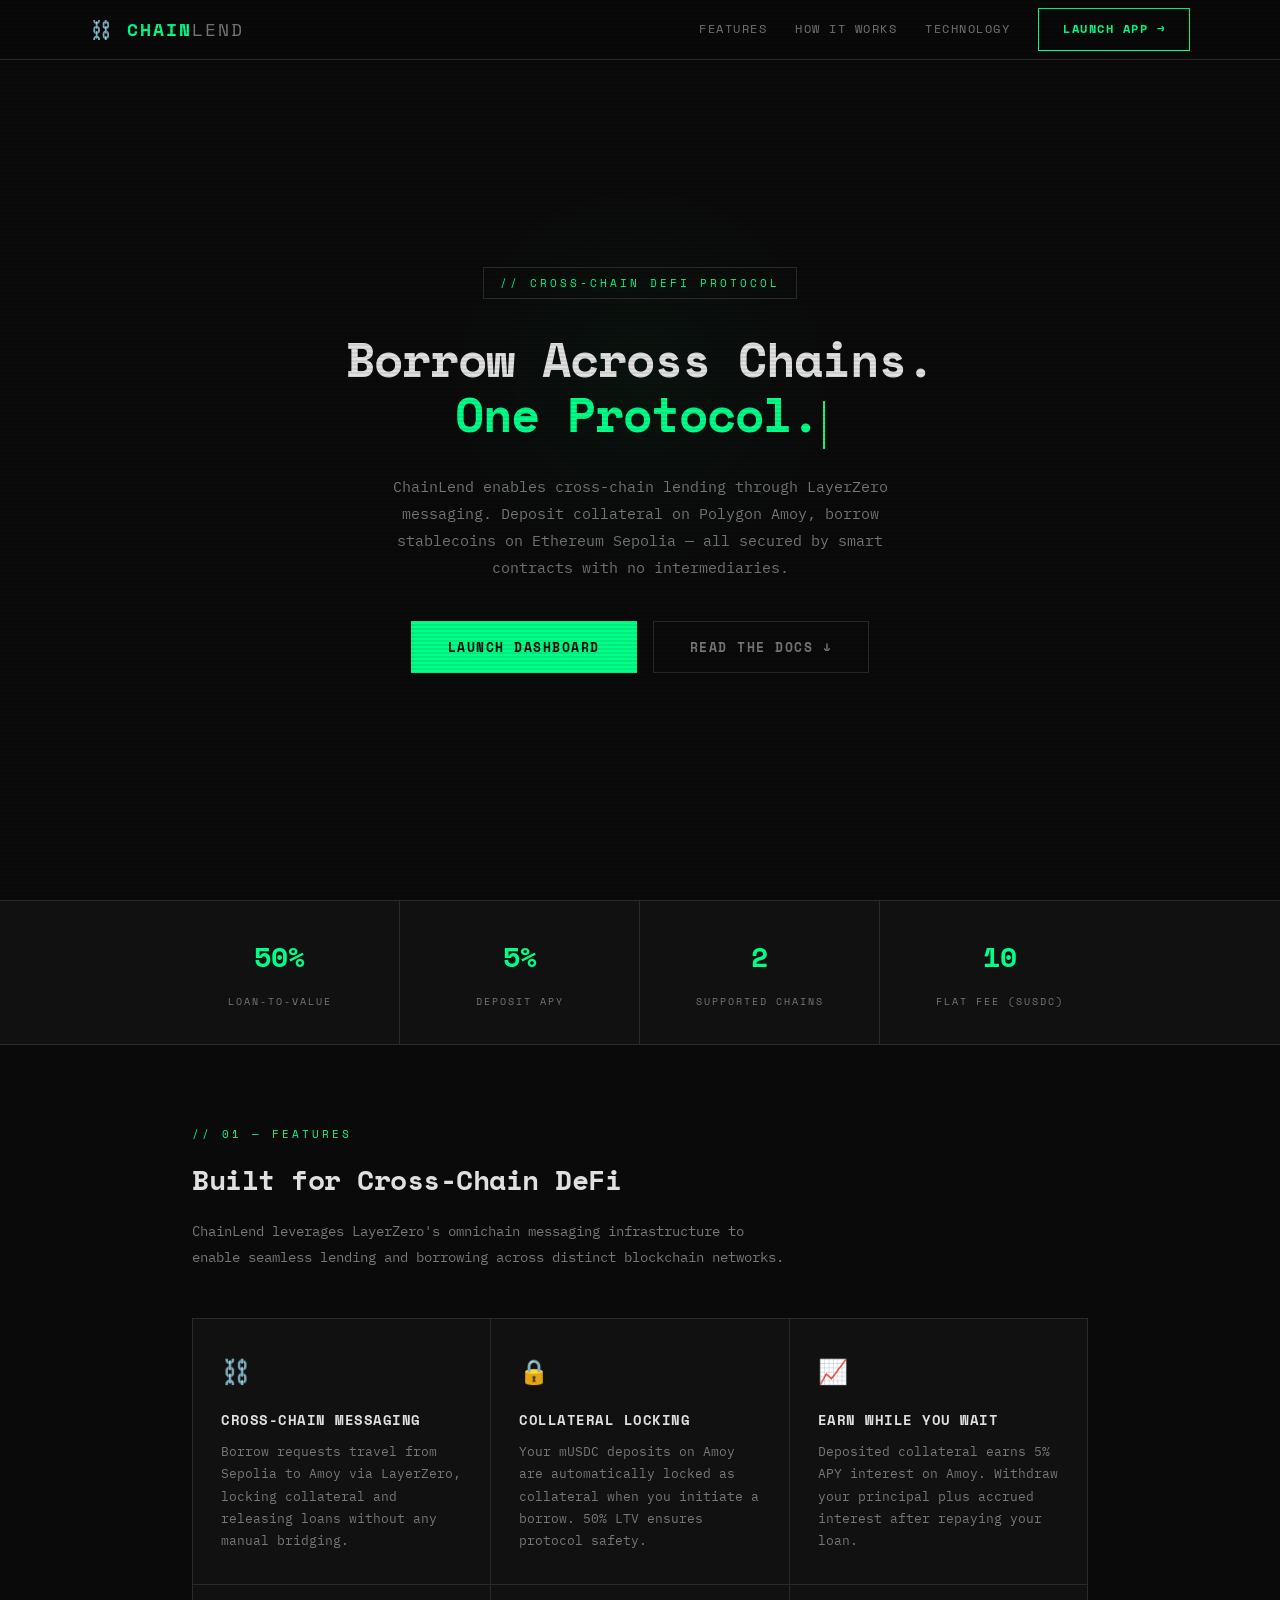
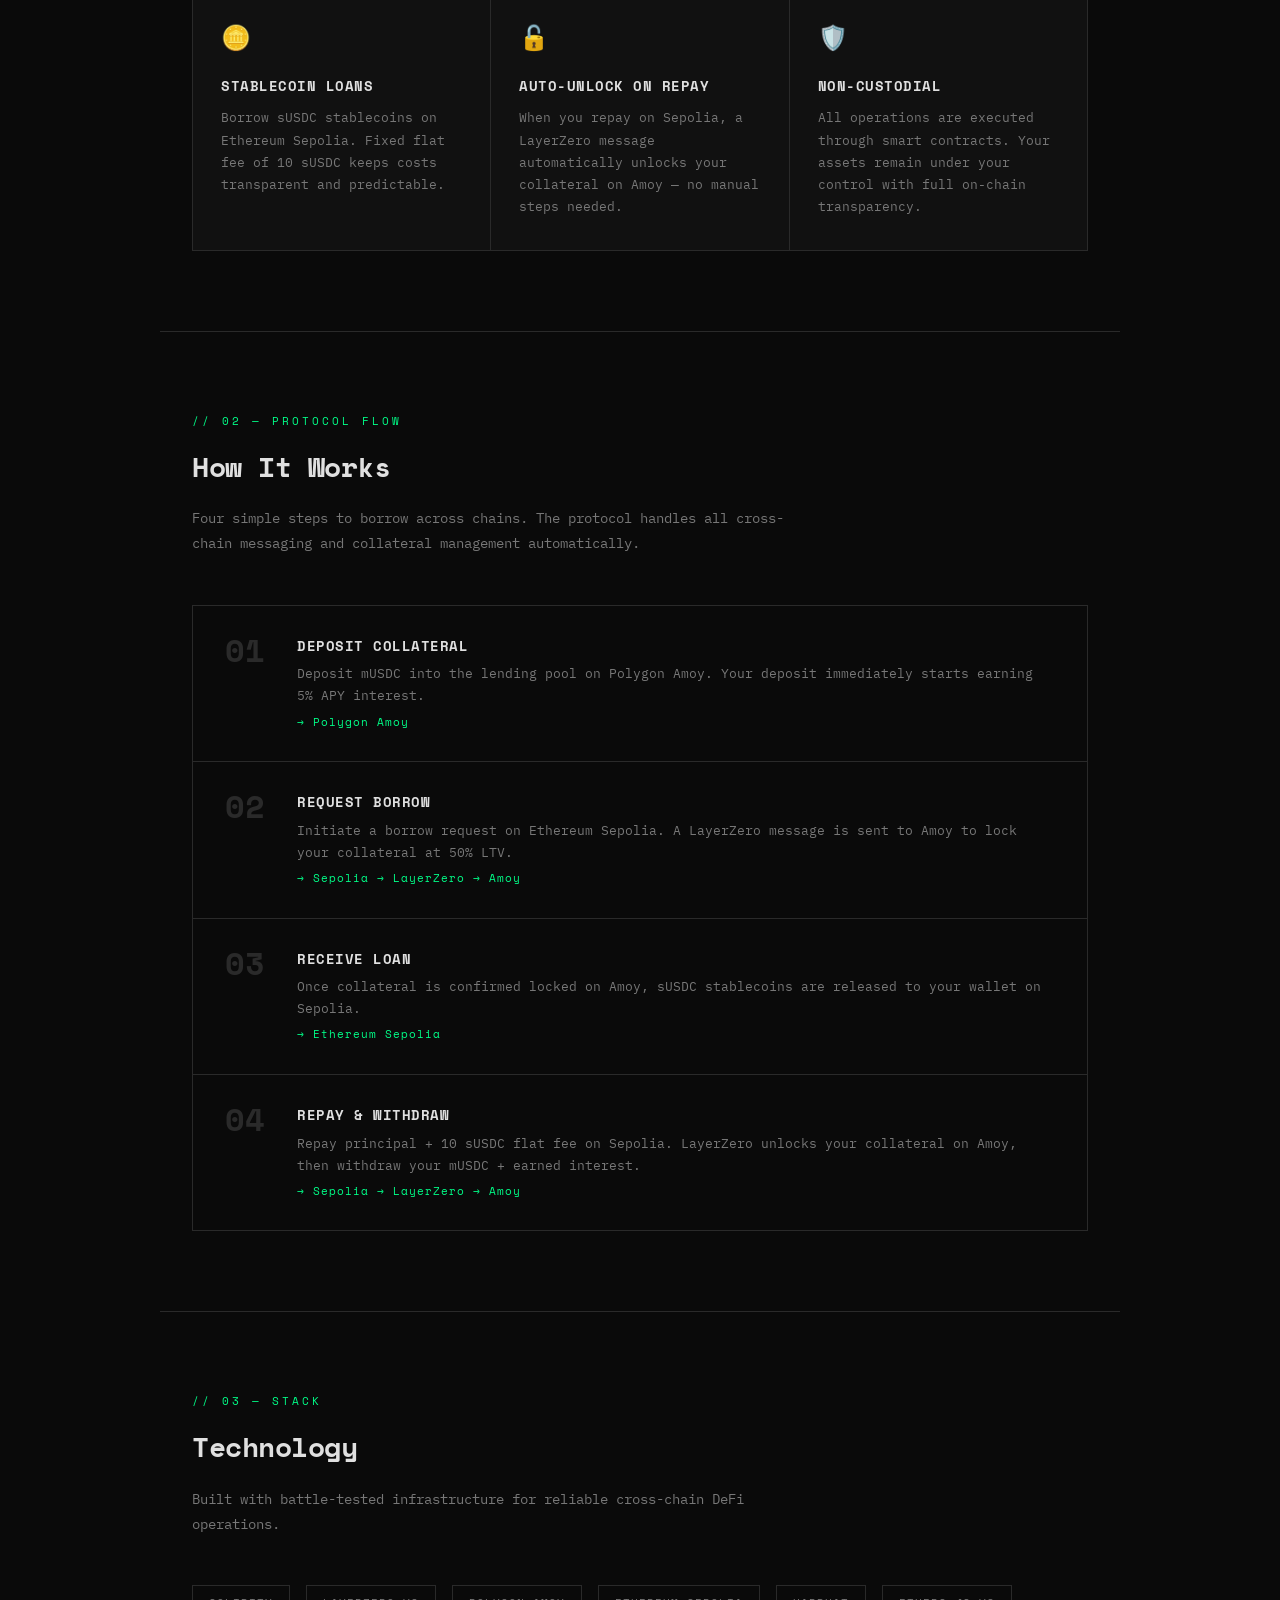
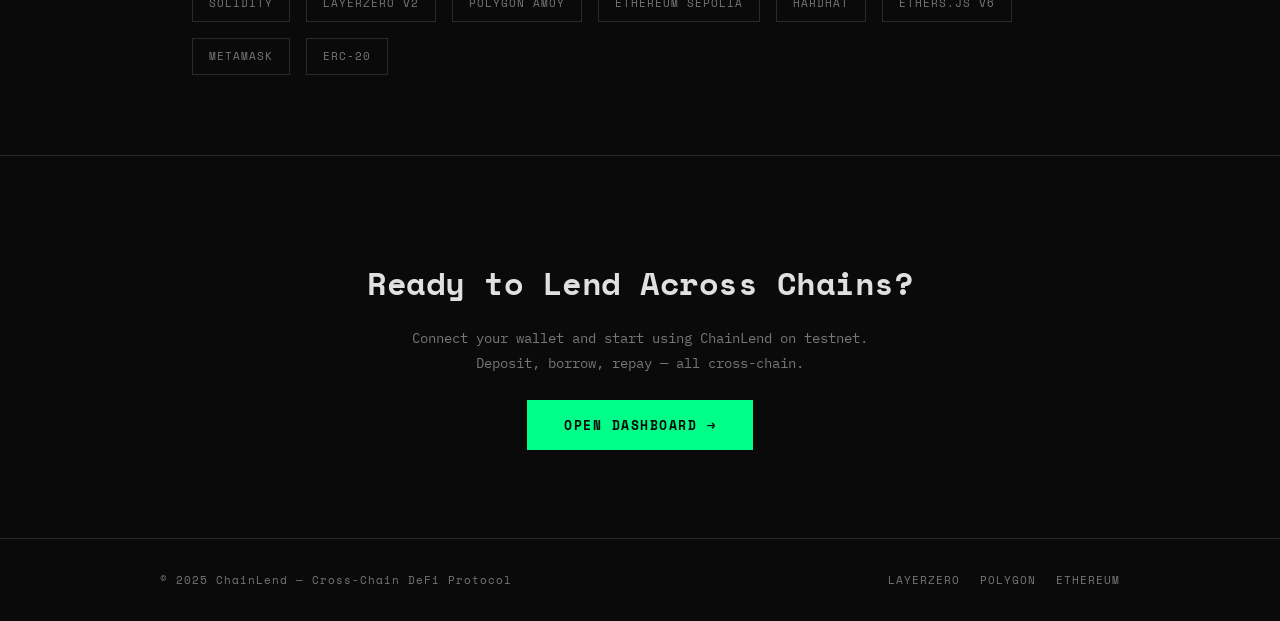
<file: Frontend/index.html>
<!DOCTYPE html>
<html lang="en">
<head>
  <meta charset="UTF-8" />
  <meta name="viewport" content="width=device-width, initial-scale=1.0" />
  <meta name="description" content="ChainLend — Cross-chain DeFi lending protocol powered by LayerZero. Deposit collateral on Polygon Amoy, borrow on Ethereum Sepolia." />
  <title>ChainLend — Cross-Chain DeFi Lending</title>
  <link rel="icon" type="image/svg+xml" href="./favicon.svg" />
  <link rel="stylesheet" href="style.css" />
</head>
<body>

  <!-- ─── Header ──────────────────────────────────────────────── -->
  <header class="h-header">
    <div class="h-header-inner">
      <a href="index.html" class="h-logo">⛓️ Chain<span>Lend</span></a>
      <nav class="h-nav">
        <a href="#features" class="h-nav-link">Features</a>
        <a href="#how-it-works" class="h-nav-link">How It Works</a>
        <a href="#tech" class="h-nav-link">Technology</a>
        <a href="dashboard.html" class="h-launch-btn" id="launch-app-btn">Launch App →</a>
      </nav>
    </div>
  </header>

  <!-- ─── Hero ────────────────────────────────────────────────── -->
  <section class="h-hero">
    <div class="h-glow"></div>
    <div class="h-hero-content h-fade-in">
      <div class="h-hero-tag">// Cross-Chain DeFi Protocol</div>
      <h1 class="h-hero-title">
        Borrow Across Chains.<br/>
        <span class="h-highlight">One Protocol.</span><span class="h-cursor"></span>
      </h1>
      <p class="h-hero-desc">
        ChainLend enables cross-chain lending through LayerZero messaging.
        Deposit collateral on Polygon Amoy, borrow stablecoins on Ethereum Sepolia —
        all secured by smart contracts with no intermediaries.
      </p>
      <div class="h-hero-actions">
        <a href="dashboard.html" class="h-btn-primary" id="hero-launch-btn">Launch Dashboard</a>
        <a href="#how-it-works" class="h-btn-secondary">Read the Docs ↓</a>
      </div>
    </div>
  </section>

  <!-- ─── Protocol Stats ─────────────────────────────────────── -->
  <div class="h-stats-bar h-fade-in">
    <div class="h-stats-inner">
      <div class="h-stat">
        <span class="h-stat-value">50%</span>
        <span class="h-stat-label">Loan-to-Value</span>
      </div>
      <div class="h-stat">
        <span class="h-stat-value">5%</span>
        <span class="h-stat-label">Deposit APY</span>
      </div>
      <div class="h-stat">
        <span class="h-stat-value">2</span>
        <span class="h-stat-label">Supported Chains</span>
      </div>
      <div class="h-stat">
        <span class="h-stat-value">10</span>
        <span class="h-stat-label">Flat Fee (sUSDC)</span>
      </div>
    </div>
  </div>

  <!-- ─── Features ────────────────────────────────────────────── -->
  <section class="h-section h-fade-in" id="features">
    <div class="h-section-label">// 01 — Features</div>
    <h2 class="h-section-title">Built for Cross-Chain DeFi</h2>
    <p class="h-section-desc">
      ChainLend leverages LayerZero's omnichain messaging infrastructure to
      enable seamless lending and borrowing across distinct blockchain networks.
    </p>

    <div class="h-features-grid">
      <div class="h-feature-card">
        <span class="h-feature-icon">⛓️</span>
        <h3 class="h-feature-title">Cross-Chain Messaging</h3>
        <p class="h-feature-desc">
          Borrow requests travel from Sepolia to Amoy via LayerZero, locking collateral
          and releasing loans without any manual bridging.
        </p>
      </div>
      <div class="h-feature-card">
        <span class="h-feature-icon">🔒</span>
        <h3 class="h-feature-title">Collateral Locking</h3>
        <p class="h-feature-desc">
          Your mUSDC deposits on Amoy are automatically locked as collateral
          when you initiate a borrow. 50% LTV ensures protocol safety.
        </p>
      </div>
      <div class="h-feature-card">
        <span class="h-feature-icon">📈</span>
        <h3 class="h-feature-title">Earn While You Wait</h3>
        <p class="h-feature-desc">
          Deposited collateral earns 5% APY interest on Amoy. Withdraw your
          principal plus accrued interest after repaying your loan.
        </p>
      </div>
      <div class="h-feature-card">
        <span class="h-feature-icon">🪙</span>
        <h3 class="h-feature-title">Stablecoin Loans</h3>
        <p class="h-feature-desc">
          Borrow sUSDC stablecoins on Ethereum Sepolia. Fixed flat fee of 10 sUSDC
          keeps costs transparent and predictable.
        </p>
      </div>
      <div class="h-feature-card">
        <span class="h-feature-icon">🔓</span>
        <h3 class="h-feature-title">Auto-Unlock on Repay</h3>
        <p class="h-feature-desc">
          When you repay on Sepolia, a LayerZero message automatically unlocks
          your collateral on Amoy — no manual steps needed.
        </p>
      </div>
      <div class="h-feature-card">
        <span class="h-feature-icon">🛡️</span>
        <h3 class="h-feature-title">Non-Custodial</h3>
        <p class="h-feature-desc">
          All operations are executed through smart contracts. Your assets remain
          under your control with full on-chain transparency.
        </p>
      </div>
    </div>
  </section>

  <hr class="h-divider" />

  <!-- ─── How It Works ────────────────────────────────────────── -->
  <section class="h-section h-fade-in" id="how-it-works">
    <div class="h-section-label">// 02 — Protocol Flow</div>
    <h2 class="h-section-title">How It Works</h2>
    <p class="h-section-desc">
      Four simple steps to borrow across chains. The protocol handles all
      cross-chain messaging and collateral management automatically.
    </p>

    <div class="h-steps">
      <div class="h-step">
        <span class="h-step-num">01</span>
        <div class="h-step-content">
          <h4>Deposit Collateral</h4>
          <p>Deposit mUSDC into the lending pool on Polygon Amoy. Your deposit immediately starts earning 5% APY interest.</p>
          <span class="h-step-chain">→ Polygon Amoy</span>
        </div>
      </div>
      <div class="h-step">
        <span class="h-step-num">02</span>
        <div class="h-step-content">
          <h4>Request Borrow</h4>
          <p>Initiate a borrow request on Ethereum Sepolia. A LayerZero message is sent to Amoy to lock your collateral at 50% LTV.</p>
          <span class="h-step-chain">→ Sepolia → LayerZero → Amoy</span>
        </div>
      </div>
      <div class="h-step">
        <span class="h-step-num">03</span>
        <div class="h-step-content">
          <h4>Receive Loan</h4>
          <p>Once collateral is confirmed locked on Amoy, sUSDC stablecoins are released to your wallet on Sepolia.</p>
          <span class="h-step-chain">→ Ethereum Sepolia</span>
        </div>
      </div>
      <div class="h-step">
        <span class="h-step-num">04</span>
        <div class="h-step-content">
          <h4>Repay & Withdraw</h4>
          <p>Repay principal + 10 sUSDC flat fee on Sepolia. LayerZero unlocks your collateral on Amoy, then withdraw your mUSDC + earned interest.</p>
          <span class="h-step-chain">→ Sepolia → LayerZero → Amoy</span>
        </div>
      </div>
    </div>
  </section>

  <hr class="h-divider" />

  <!-- ─── Technology ──────────────────────────────────────────── -->
  <section class="h-section h-fade-in" id="tech">
    <div class="h-section-label">// 03 — Stack</div>
    <h2 class="h-section-title">Technology</h2>
    <p class="h-section-desc">
      Built with battle-tested infrastructure for reliable cross-chain DeFi operations.
    </p>

    <div class="h-tech-row">
      <span class="h-tech-tag">Solidity</span>
      <span class="h-tech-tag">LayerZero V2</span>
      <span class="h-tech-tag">Polygon Amoy</span>
      <span class="h-tech-tag">Ethereum Sepolia</span>
      <span class="h-tech-tag">Hardhat</span>
      <span class="h-tech-tag">Ethers.js v6</span>
      <span class="h-tech-tag">MetaMask</span>
      <span class="h-tech-tag">ERC-20</span>
    </div>
  </section>

  <!-- ─── CTA ─────────────────────────────────────────────────── -->
  <div class="h-cta h-fade-in">
    <h2 class="h-cta-title">Ready to Lend Across Chains?</h2>
    <p class="h-cta-desc">
      Connect your wallet and start using ChainLend on testnet.
      Deposit, borrow, repay — all cross-chain.
    </p>
    <a href="dashboard.html" class="h-btn-primary" id="cta-launch-btn">Open Dashboard →</a>
  </div>

  <!-- ─── Footer ──────────────────────────────────────────────── -->
  <footer class="h-footer">
    <div class="h-footer-inner">
      <span class="h-footer-text">© 2025 ChainLend — Cross-Chain DeFi Protocol</span>
      <div class="h-footer-links">
        <a href="https://layerzero.network" target="_blank" class="h-footer-link">LayerZero</a>
        <a href="https://polygon.technology" target="_blank" class="h-footer-link">Polygon</a>
        <a href="https://ethereum.org" target="_blank" class="h-footer-link">Ethereum</a>
      </div>
    </div>
  </footer>

  <!-- ─── Script ──────────────────────────────────────────────── -->
  <script src="app.js"></script>

</body>
</html>
</file>
<file: Frontend/style.css>
/* ─── Retro Homepage Styles ────────────────────────────────────────────────── */

@import url('https://fonts.googleapis.com/css2?family=Space+Mono:wght@400;700&family=IBM+Plex+Mono:wght@400;500;600;700&display=swap');

*, *::before, *::after { box-sizing: border-box; margin: 0; padding: 0; }

:root {
  --h-bg:          #0a0a0a;
  --h-surface:     #111111;
  --h-surface2:    #1a1a1a;
  --h-border:      #2a2a2a;
  --h-text:        #e0e0e0;
  --h-text-muted:  #777777;
  --h-accent:      #00ff88;
  --h-accent-dim:  #00cc6a;
  --h-accent2:     #88ffcc;
  --h-mono:        'Space Mono', 'IBM Plex Mono', 'Courier New', monospace;
  --h-sans:        'IBM Plex Mono', 'Courier New', monospace;
}

html {
  scroll-behavior: smooth;
}

body {
  background: var(--h-bg);
  color: var(--h-text);
  font-family: var(--h-sans);
  font-size: 15px;
  line-height: 1.7;
  min-height: 100vh;
  overflow-x: hidden;
}

/* ─── Scanlines Overlay ──────────────────────────────────────────────────── */
body::before {
  content: '';
  position: fixed;
  top: 0;
  left: 0;
  width: 100%;
  height: 100%;
  background: repeating-linear-gradient(
    0deg,
    transparent,
    transparent 2px,
    rgba(0, 0, 0, 0.08) 2px,
    rgba(0, 0, 0, 0.08) 4px
  );
  pointer-events: none;
  z-index: 1000;
}

/* ─── Header ─────────────────────────────────────────────────────────────── */
.h-header {
  position: fixed;
  top: 0;
  left: 0;
  right: 0;
  z-index: 500;
  background: rgba(10, 10, 10, 0.92);
  backdrop-filter: blur(8px);
  border-bottom: 1px solid var(--h-border);
  padding: 0 32px;
  height: 60px;
}

.h-header-inner {
  max-width: 1100px;
  margin: 0 auto;
  height: 100%;
  display: flex;
  align-items: center;
  justify-content: space-between;
}

.h-logo {
  font-family: var(--h-mono);
  font-size: 18px;
  font-weight: 700;
  color: var(--h-accent);
  letter-spacing: 2px;
  text-transform: uppercase;
  text-decoration: none;
}

.h-logo span {
  color: var(--h-text-muted);
  font-weight: 400;
}

.h-nav {
  display: flex;
  align-items: center;
  gap: 28px;
}

.h-nav-link {
  font-family: var(--h-mono);
  font-size: 12px;
  color: var(--h-text-muted);
  text-decoration: none;
  text-transform: uppercase;
  letter-spacing: 1.5px;
  transition: color 0.2s;
}

.h-nav-link:hover {
  color: var(--h-accent);
}

.h-launch-btn {
  font-family: var(--h-mono);
  font-size: 12px;
  font-weight: 700;
  text-transform: uppercase;
  letter-spacing: 1.5px;
  padding: 10px 24px;
  background: transparent;
  color: var(--h-accent);
  border: 1px solid var(--h-accent);
  cursor: pointer;
  text-decoration: none;
  transition: background 0.2s, color 0.2s;
}

.h-launch-btn:hover {
  background: var(--h-accent);
  color: var(--h-bg);
}

/* ─── Hero ────────────────────────────────────────────────────────────────── */
.h-hero {
  min-height: 100vh;
  display: flex;
  align-items: center;
  justify-content: center;
  padding: 120px 32px 80px;
  position: relative;
}

.h-hero-content {
  max-width: 720px;
  text-align: center;
}

.h-hero-tag {
  display: inline-block;
  font-family: var(--h-mono);
  font-size: 11px;
  letter-spacing: 3px;
  text-transform: uppercase;
  color: var(--h-accent);
  border: 1px solid var(--h-border);
  padding: 6px 16px;
  margin-bottom: 32px;
}

.h-hero-title {
  font-family: var(--h-mono);
  font-size: 48px;
  font-weight: 700;
  line-height: 1.15;
  color: var(--h-text);
  margin-bottom: 24px;
  letter-spacing: -1px;
}

.h-hero-title .h-highlight {
  color: var(--h-accent);
}

.h-hero-desc {
  font-size: 15px;
  color: var(--h-text-muted);
  line-height: 1.8;
  margin-bottom: 40px;
  max-width: 560px;
  margin-left: auto;
  margin-right: auto;
}

.h-hero-actions {
  display: flex;
  gap: 16px;
  justify-content: center;
  flex-wrap: wrap;
}

.h-btn-primary {
  font-family: var(--h-mono);
  font-size: 13px;
  font-weight: 700;
  text-transform: uppercase;
  letter-spacing: 1.5px;
  padding: 14px 36px;
  background: var(--h-accent);
  color: var(--h-bg);
  border: 1px solid var(--h-accent);
  cursor: pointer;
  text-decoration: none;
  transition: background 0.2s, box-shadow 0.2s;
}

.h-btn-primary:hover {
  background: var(--h-accent-dim);
  box-shadow: 0 0 20px rgba(0, 255, 136, 0.15);
}

.h-btn-secondary {
  font-family: var(--h-mono);
  font-size: 13px;
  font-weight: 700;
  text-transform: uppercase;
  letter-spacing: 1.5px;
  padding: 14px 36px;
  background: transparent;
  color: var(--h-text-muted);
  border: 1px solid var(--h-border);
  cursor: pointer;
  text-decoration: none;
  transition: color 0.2s, border-color 0.2s;
}

.h-btn-secondary:hover {
  color: var(--h-text);
  border-color: var(--h-text-muted);
}

/* ─── Terminal-style blinking cursor ─────────────────────────────────────── */
.h-cursor {
  display: inline-block;
  width: 2px;
  height: 1em;
  background: var(--h-accent);
  margin-left: 4px;
  vertical-align: text-bottom;
  animation: h-blink 1s step-end infinite;
}

@keyframes h-blink {
  0%, 100% { opacity: 1; }
  50% { opacity: 0; }
}

/* ─── Section Common ─────────────────────────────────────────────────────── */
.h-section {
  max-width: 960px;
  margin: 0 auto;
  padding: 80px 32px;
}

.h-section-label {
  font-family: var(--h-mono);
  font-size: 11px;
  text-transform: uppercase;
  letter-spacing: 3px;
  color: var(--h-accent);
  margin-bottom: 12px;
}

.h-section-title {
  font-family: var(--h-mono);
  font-size: 28px;
  font-weight: 700;
  color: var(--h-text);
  margin-bottom: 16px;
  letter-spacing: -0.5px;
}

.h-section-desc {
  font-size: 14px;
  color: var(--h-text-muted);
  max-width: 600px;
  line-height: 1.8;
  margin-bottom: 48px;
}

/* ─── Features Grid ──────────────────────────────────────────────────────── */
.h-features-grid {
  display: grid;
  grid-template-columns: repeat(3, 1fr);
  gap: 1px;
  background: var(--h-border);
  border: 1px solid var(--h-border);
}

.h-feature-card {
  background: var(--h-surface);
  padding: 32px 28px;
  transition: background 0.2s;
}

.h-feature-card:hover {
  background: var(--h-surface2);
}

.h-feature-icon {
  font-size: 24px;
  margin-bottom: 16px;
  display: block;
}

.h-feature-title {
  font-family: var(--h-mono);
  font-size: 14px;
  font-weight: 700;
  color: var(--h-text);
  margin-bottom: 10px;
  text-transform: uppercase;
  letter-spacing: 0.5px;
}

.h-feature-desc {
  font-size: 13px;
  color: var(--h-text-muted);
  line-height: 1.7;
}

/* ─── How It Works ───────────────────────────────────────────────────────── */
.h-steps {
  display: flex;
  flex-direction: column;
  gap: 0;
  border: 1px solid var(--h-border);
}

.h-step {
  display: flex;
  align-items: flex-start;
  gap: 24px;
  padding: 28px 32px;
  border-bottom: 1px solid var(--h-border);
  transition: background 0.2s;
}

.h-step:last-child {
  border-bottom: none;
}

.h-step:hover {
  background: var(--h-surface);
}

.h-step-num {
  font-family: var(--h-mono);
  font-size: 32px;
  font-weight: 700;
  color: var(--h-border);
  line-height: 1;
  flex-shrink: 0;
  min-width: 48px;
}

.h-step-content h4 {
  font-family: var(--h-mono);
  font-size: 14px;
  font-weight: 700;
  color: var(--h-text);
  margin-bottom: 6px;
  text-transform: uppercase;
  letter-spacing: 0.5px;
}

.h-step-content p {
  font-size: 13px;
  color: var(--h-text-muted);
  line-height: 1.7;
}

.h-step-chain {
  font-family: var(--h-mono);
  font-size: 11px;
  color: var(--h-accent);
  letter-spacing: 1px;
  margin-top: 4px;
  display: inline-block;
}

/* ─── Protocol Stats ─────────────────────────────────────────────────────── */
.h-stats-bar {
  border-top: 1px solid var(--h-border);
  border-bottom: 1px solid var(--h-border);
  background: var(--h-surface);
}

.h-stats-inner {
  max-width: 960px;
  margin: 0 auto;
  display: grid;
  grid-template-columns: repeat(4, 1fr);
  gap: 0;
}

.h-stat {
  padding: 32px 28px;
  text-align: center;
  border-right: 1px solid var(--h-border);
}

.h-stat:last-child {
  border-right: none;
}

.h-stat-value {
  font-family: var(--h-mono);
  font-size: 28px;
  font-weight: 700;
  color: var(--h-accent);
  display: block;
  margin-bottom: 6px;
}

.h-stat-label {
  font-family: var(--h-mono);
  font-size: 10px;
  text-transform: uppercase;
  letter-spacing: 2px;
  color: var(--h-text-muted);
}

/* ─── Tech Stack ─────────────────────────────────────────────────────────── */
.h-tech-row {
  display: flex;
  gap: 16px;
  flex-wrap: wrap;
}

.h-tech-tag {
  font-family: var(--h-mono);
  font-size: 11px;
  letter-spacing: 1px;
  text-transform: uppercase;
  padding: 8px 16px;
  border: 1px solid var(--h-border);
  color: var(--h-text-muted);
  transition: border-color 0.2s, color 0.2s;
}

.h-tech-tag:hover {
  border-color: var(--h-accent);
  color: var(--h-accent);
}

/* ─── CTA Section ────────────────────────────────────────────────────────── */
.h-cta {
  text-align: center;
  padding: 100px 32px;
  border-top: 1px solid var(--h-border);
}

.h-cta-title {
  font-family: var(--h-mono);
  font-size: 32px;
  font-weight: 700;
  color: var(--h-text);
  margin-bottom: 16px;
  letter-spacing: -0.5px;
}

.h-cta-desc {
  font-size: 14px;
  color: var(--h-text-muted);
  max-width: 480px;
  margin: 0 auto 36px;
  line-height: 1.8;
}

/* ─── Footer ─────────────────────────────────────────────────────────────── */
.h-footer {
  border-top: 1px solid var(--h-border);
  padding: 32px;
  text-align: center;
}

.h-footer-inner {
  max-width: 960px;
  margin: 0 auto;
  display: flex;
  justify-content: space-between;
  align-items: center;
}

.h-footer-text {
  font-family: var(--h-mono);
  font-size: 11px;
  color: var(--h-text-muted);
  letter-spacing: 1px;
}

.h-footer-links {
  display: flex;
  gap: 20px;
}

.h-footer-link {
  font-family: var(--h-mono);
  font-size: 11px;
  color: var(--h-text-muted);
  text-decoration: none;
  letter-spacing: 1px;
  text-transform: uppercase;
  transition: color 0.2s;
}

.h-footer-link:hover {
  color: var(--h-accent);
}

/* ─── Glow Effect ────────────────────────────────────────────────────────── */
.h-glow {
  position: absolute;
  width: 400px;
  height: 400px;
  border-radius: 50%;
  background: radial-gradient(circle, rgba(0, 255, 136, 0.04) 0%, transparent 70%);
  pointer-events: none;
  top: 20%;
  left: 50%;
  transform: translateX(-50%);
}

/* ─── Divider ────────────────────────────────────────────────────────────── */
.h-divider {
  max-width: 960px;
  margin: 0 auto;
  border: none;
  border-top: 1px solid var(--h-border);
}

/* ─── Fade-in animation ──────────────────────────────────────────────────── */
.h-fade-in {
  opacity: 0;
  transform: translateY(16px);
  transition: opacity 0.6s ease, transform 0.6s ease;
}

.h-fade-in.h-visible {
  opacity: 1;
  transform: translateY(0);
}

/* ─── Responsive ─────────────────────────────────────────────────────────── */
@media (max-width: 768px) {
  .h-hero-title {
    font-size: 32px;
  }

  .h-features-grid {
    grid-template-columns: 1fr;
  }

  .h-stats-inner {
    grid-template-columns: repeat(2, 1fr);
  }

  .h-stat {
    border-bottom: 1px solid var(--h-border);
  }

  .h-nav {
    gap: 16px;
  }

  .h-nav-link {
    display: none;
  }

  .h-header {
    padding: 0 16px;
  }

  .h-section {
    padding: 60px 20px;
  }

  .h-footer-inner {
    flex-direction: column;
    gap: 16px;
  }

  .h-step {
    padding: 20px 20px;
  }

  .h-cta {
    padding: 60px 20px;
  }

  .h-cta-title {
    font-size: 24px;
  }
}

@media (max-width: 480px) {
  .h-hero-title {
    font-size: 26px;
  }

  .h-hero {
    padding: 100px 20px 60px;
  }

  .h-hero-actions {
    flex-direction: column;
    align-items: center;
  }

  .h-stats-inner {
    grid-template-columns: 1fr 1fr;
  }
}
</file>
